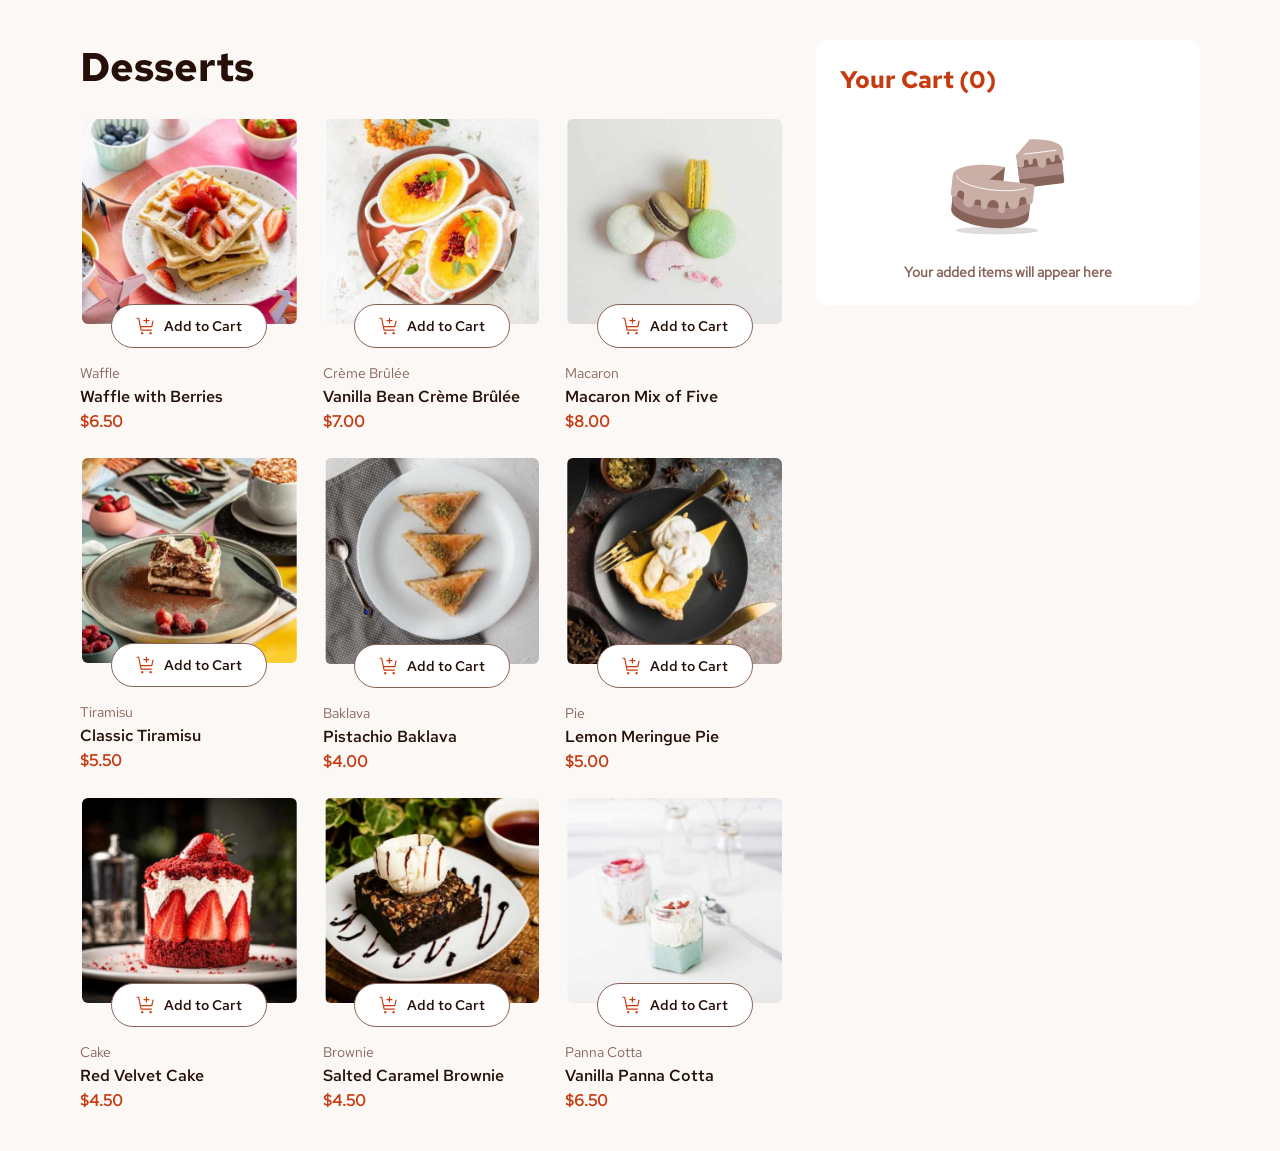
<file: index.html>
<!DOCTYPE html>
<html lang="en">
<head>
    <meta charset="UTF-8">
    <meta name="viewport" content="width=device-width, initial-scale=1.0">
    <title>Desserts Product List</title>
    <link rel="stylesheet" href="style.css">
</head>
<body>
    <div class="Product-card">
      <main class="main-content">
        <header class="Dessert">
          <h1>Desserts</h1>
        </header>

        <div class="Product-list">
          
          <div class="Product-list-card">
            <picture>
              <source media="(min-width: 1024px)" srcset="assets/images/image-waffle-desktop.jpg">
              <source media="(min-width: 768px)" srcset="assets/images/image-waffle-tablet.jpg">
              <img src="assets/images/image-waffle-mobile.jpg" alt="Waffle with Berries" class="image">
            </picture>
            <div class="button-container"> 
              <button class="cart"><img src="assets/images/icon-add-to-cart.svg" alt="" class="cart-icon">Add to Cart</button>
            </div>
            <p class="category">Waffle</p>
            <h5>Waffle with Berries</h5>
            <h5 class="price">$ 6.50</h5>
          </div>

          <div class="Product-list-card">
            <picture>
              <source media="(min-width: 1024px)" srcset="assets/images/image-creme-brulee-desktop.jpg">
              <source media="(min-width: 768px)" srcset="assets/images/image-creme-brulee-tablet.jpg">
              <img src="assets/images/image-creme-brulee-mobile.jpg" alt="Vanilla Bean Crème Brûlée" class="image">
            </picture>
            <div class="button-container">
              <button class="cart"><img src="assets/images/icon-add-to-cart.svg" alt="" class="cart-icon">Add to Cart</button>
            </div>
            <p class="category">Crème Brûlée</p> 
            <h5>Vanilla Bean Crème Brûlée</h5>
            <h5 class="price">$ 7.00</h5>
          </div>
              
          <div class="Product-list-card">
            <picture>
              <source media="(min-width: 1024px)" srcset="assets/images/image-macaron-desktop.jpg">
              <source media="(min-width: 768px)" srcset="assets/images/image-macaron-tablet.jpg">
              <img src="assets/images/image-macaron-mobile.jpg" alt="Macaron Mix of Five" class="image">
            </picture>
            <div class="button-container">
              <button class="cart"><img src="assets/images/icon-add-to-cart.svg" alt="" class="cart-icon">Add to Cart</button>
            </div>
            <p class="category">Macaron</p>
            <h5>Macaron Mix of Five</h5>
            <h5 class="price">$ 8.00</h5>
          </div>

          <div class="Product-list-card">
            <picture>
              <source media="(min-width: 1024px)" srcset="assets/images/image-tiramisu-desktop.jpg">
              <source media="(min-width: 768px)" srcset="assets/images/image-tiramisu-tablet.jpg">
              <img src="assets/images/image-tiramisu-mobile.jpg" alt="Classic Tiramisu" class="image">
            </picture>
            <div class="button-container">
              <button class="cart"><img src="assets/images/icon-add-to-cart.svg" alt="" class="cart-icon">Add to Cart</button>
            </div>
            <p class="category">Tiramisu</p>
            <h5>Classic Tiramisu</h5>
            <h5 class="price">$ 5.50</h5>
          </div>

          <div class="Product-list-card">
            <picture>
              <source media="(min-width: 1024px)" srcset="assets/images/image-baklava-desktop.jpg">
              <source media="(min-width: 768px)" srcset="assets/images/image-baklava-tablet.jpg">
              <img src="assets/images/image-baklava-mobile.jpg" alt="Pistachio Baklava" class="image">
            </picture>
            <div class="button-container">
              <button class="cart"><img src="assets/images/icon-add-to-cart.svg" alt="" class="cart-icon">Add to Cart</button>
            </div>
            <p class="category">Baklava</p>
            <h5>Pistachio Baklava</h5>
            <h5 class="price">$ 4.00</h5>
          </div>

          <div class="Product-list-card">
            <picture>
              <source media="(min-width: 1024px)" srcset="assets/images/image-meringue-desktop.jpg">
              <source media="(min-width: 768px)" srcset="assets/images/image-meringue-tablet.jpg">
              <img src="assets/images/image-meringue-mobile.jpg" alt="Lemon Meringue Pie" class="image">
            </picture>
            <div class="button-container">
              <button class="cart"><img src="assets/images/icon-add-to-cart.svg" alt="" class="cart-icon">Add to Cart</button>
            </div>
            <p class="category">Pie</p>
            <h5>Lemon Meringue Pie</h5>
            <h5 class="price">$ 5.00</h5>
          </div>

          <div class="Product-list-card">
            <picture>
              <source media="(min-width: 1024px)" srcset="assets/images/image-cake-desktop.jpg">
              <source media="(min-width: 768px)" srcset="assets/images/image-cake-tablet.jpg">
              <img src="assets/images/image-cake-mobile.jpg" alt="Red Velvet Cake" class="image">
            </picture>
            <div class="button-container">
              <button class="cart"><img src="assets/images/icon-add-to-cart.svg" alt="" class="cart-icon">Add to Cart</button>
            </div>
            <p class="category">Cake</p>
            <h5>Red Velvet Cake</h5>
            <h5 class="price">$ 4.50</h5>
          </div>

          <div class="Product-list-card">
            <picture>
              <source media="(min-width: 1024px)" srcset="assets/images/image-brownie-desktop.jpg">
              <source media="(min-width: 768px)" srcset="assets/images/image-brownie-tablet.jpg">
              <img src="assets/images/image-brownie-mobile.jpg" alt="Salted Caramel Brownie" class="image">
            </picture>
            <div class="button-container">
              <button class="cart"><img src="assets/images/icon-add-to-cart.svg" alt="" class="cart-icon">Add to Cart</button>
            </div>
            <p class="category">Brownie</p>
            <h5>Salted Caramel Brownie</h5>
            <h5 class="price">$ 4.50</h5>
          </div>

          <div class="Product-list-card">
            <picture>
              <source media="(min-width: 1024px)" srcset="assets/images/image-panna-cotta-desktop.jpg">
              <source media="(min-width: 768px)" srcset="assets/images/image-panna-cotta-tablet.jpg">
              <img src="assets/images/image-panna-cotta-mobile.jpg" alt="Vanilla Panna Cotta" class="image">
            </picture>
            <div class="button-container">
              <button class="cart"><img src="assets/images/icon-add-to-cart.svg" alt="" class="cart-icon">Add to Cart</button>
            </div>
            <p class="category">Panna Cotta</p>
            <h5>Vanilla Panna Cotta</h5>
            <h5 class="price">$ 6.50</h5>
          </div>

        </div>
      </main>

      <aside class="sidebar">
        <h4>Your Cart (<span id="cart-count">0</span>)</h4>
        <img src="assets/images/illustration-empty-cart.svg" alt="Empty Cart illustration" class="empty-cart-img">
        <b class="empty-cart-text">Your added items will appear here</b>
      </aside>
    </div>

    <script src="script.js"></script>
</body>
</html>
</file>
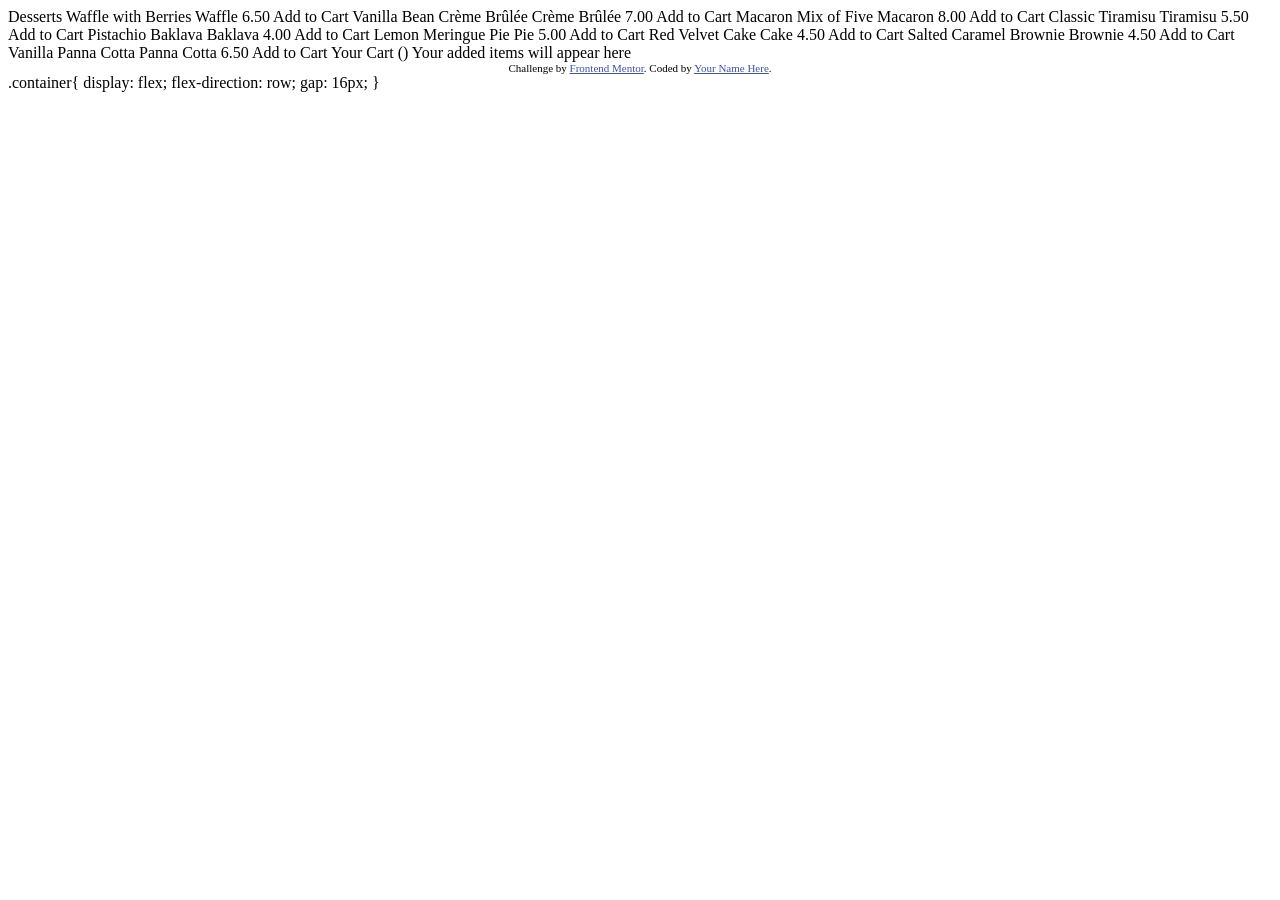
<file: text.html>
<!DOCTYPE html>
<html lang="en">
<head>
  <meta charset="UTF-8">
  <meta name="viewport" content="width=device-width, initial-scale=1.0"> <!-- displays site properly based on user's device -->

  <link rel="icon" type="image/png" sizes="32x32" href="./assets/images/favicon-32x32.png">
  
  <title>Frontend Mentor | Product list with cart</title>

  <!-- Feel free to remove these styles or customise in your own stylesheet 👍 -->
  <style>
    .attribution { font-size: 0.6875rem; text-align: center; }
    .attribution a { color: hsl(228, 45%, 44%); }
  </style>
</head>
<body>

  Desserts

  Waffle with Berries
  Waffle
  6.50
  Add to Cart

  Vanilla Bean Crème Brûlée
  Crème Brûlée
  7.00
  Add to Cart

  Macaron Mix of Five
  Macaron
  8.00
  Add to Cart

  Classic Tiramisu
  Tiramisu
  5.50
  Add to Cart

  Pistachio Baklava
  Baklava
  4.00
  Add to Cart

  Lemon Meringue Pie
  Pie
  5.00
  Add to Cart

  Red Velvet Cake
  Cake
  4.50
  Add to Cart

  Salted Caramel Brownie
  Brownie
  4.50
  Add to Cart

  Vanilla Panna Cotta
  Panna Cotta
  6.50
  Add to Cart

  Your Cart (<!-- Quantity -->)
  Your added items will appear here

  <footer class="attribution">
    Challenge by <a href="https://www.frontendmentor.io?ref=challenge">Frontend Mentor</a>. 
    Coded by <a href="#">Your Name Here</a>.
  </footer>
</body>
</html>
.container{
  display: flex;
  flex-direction: row;
  gap: 16px;
}
</file>
<file: style.css>
:root {
  --red: #c53b11;
  --red-hover: #a32e0c;
  --bg-color: #fcf8f5;
  --text-dark: hsl(14, 65%, 9%);
  --text-muted: hsl(12, 20%, 44%);
  --border-light: #f4edeb;
  --font-regular: 'RedHatText-Regular', sans-serif;
  --font-semibold: 'RedHatText-SemiBold', sans-serif;
  --font-bold: 'RedHatText-Bold', sans-serif;
}

@font-face {
  font-family: 'RedHatText-Regular';
  src: url('assets/fonts/static/RedHatText-Regular.ttf');
}
@font-face {
  font-family: 'RedHatText-SemiBold';
  src: url('assets/fonts/static/RedHatText-SemiBold.ttf');
}
@font-face {
  font-family: 'RedHatText-Bold';
  src: url('assets/fonts/static/RedHatText-Bold.ttf');
}

* {
  margin: 0;
  padding: 0;
  box-sizing: border-box;
}

body {
  background-color: var(--bg-color);
  padding: 1.5rem 1rem;
  font-family: var(--font-regular);
  color: var(--text-dark);
  min-height: 100vh;
}

.Dessert {
  margin-bottom: 1.5rem;
}

.Dessert h1 {
  font-family: var(--font-bold);
  font-size: 2.5rem;
  font-weight: 700;
}

/* Layout Container */
.Product-card {
  max-width: 75.9375rem;
  margin: 0 auto;
  display: flex;
  flex-direction: column;
  gap: 2rem;
}

.main-content {
  width: 100%;
}

/* Product Grid */
.Product-list {
  display: grid;
  grid-template-columns: 1fr;
  gap: 1.5rem;
}

.Product-list-card {
  display: flex;
  flex-direction: column;
  position: relative;
}

.image {
  display: block;
  width: 100%;
  height: auto;
  border-radius: 0.5rem;
  object-fit: cover;
  border: 0.125rem solid transparent;
  transition: border-color 0.2s ease;
}

.image.active-border {
  border-color: var(--red);
}

.button-container {
  display: flex;
  justify-content: center;
  margin-top: -1.375rem;
  margin-bottom: 1rem;
  height: 2.75rem;
}

.cart {
  display: flex;
  align-items: center;
  justify-content: center;
  gap: 0.5rem;
  position: relative;
  z-index: 2;
  border-radius: 62.4375rem;
  border: 0.0625rem solid var(--text-muted);
  padding: 0.625rem 1.5rem;
  background: white;
  font-family: var(--font-semibold);
  font-weight: 600;
  font-size: 0.875rem;
  color: var(--text-dark);
  cursor: pointer;
  transition: border-color 0.2s ease, color 0.2s ease;
}

.cart:hover {
  border-color: var(--red);
  color: var(--red);
}

.cart-icon {
  width: 1.25rem;
  height: 1.25rem;
}

.cart-quantity-btn {
  display: flex;
  align-items: center;
  justify-content: space-between;
  background-color: var(--red);
  border-radius: 62.4375rem;
  width: 10rem;
  padding: 0.625rem 0.75rem;
  color: white;
  z-index: 2;
}

.cart-quantity-btn button {
  background: transparent;
  border: 0.0625rem solid white;
  border-radius: 50%;
  width: 1.125rem;
  height: 1.125rem;
  display: flex;
  align-items: center;
  justify-content: center;
  cursor: pointer;
  transition: background-color 0.2s ease;
}

.cart-quantity-btn button:hover {
  background: white;
}

.cart-quantity-btn button:hover svg path {
  fill: var(--red);
}

.quantity-value {
  font-family: var(--font-semibold);
  font-weight: 600;
  font-size: 0.875rem;
}

/* Typography */
.category {
  font-family: var(--font-regular);
  font-size: 0.875rem;
  color: var(--text-muted);
}

.Product-list-card h2 {
  font-family: var(--font-semibold);
  color: var(--text-dark);
  font-size: 1rem;
  margin: 0.25rem 0;
}

.price {
  color: var(--red);
  font-weight: 600;
}

/* Sidebar Cart Container */
.sidebar {
  background: white;
  width: 100%;
  border-radius: 0.75rem;
  padding: 1.5rem;
  display: flex;
  flex-direction: column;
  height: fit-content;
}

.sidebar h2 {
  color: var(--red);
  font-family: var(--font-bold);
  font-size: 1.5rem;
  font-weight: 700;
  margin-bottom: 1rem;
}

.empty-cart-img {
  width: 7.5rem;
  margin: 1rem auto;
  display: block;
}

.empty-cart-text {
  color: var(--text-muted);
  font-size: 0.875rem;
  font-weight: 600;
  text-align: center;
}

.cart-item {
  display: flex;
  justify-content: space-between;
  align-items: center;
  padding: 1rem 0;
  border-bottom: 0.0625rem solid var(--border-light);
}

.cart-item-title {
  font-family: var(--font-semibold);
  font-weight: 600;
  margin-bottom: 0.375rem;
}

.cart-item-pricing span {
  margin-right: 0.5rem;
  font-size: 0.875rem;
}

.cart-item-qty {
  color: var(--red);
  font-weight: 700;
}

.cart-item-unit {
  color: var(--text-muted);
}

.cart-item-total {
  color: var(--text-muted);
  font-weight: 600;
}

.remove-item-btn {
  background: transparent;
  border: 0.0625rem solid hsl(7, 20%, 68%);
  border-radius: 50%;
  width: 1.125rem;
  height: 1.125rem;
  cursor: pointer;
  display: flex;
  align-items: center;
  justify-content: center;
  transition: border-color 0.2s ease;
}

.remove-item-btn:hover {
  border-color: var(--text-dark);
}

.remove-item-btn svg path {
  transition: fill 0.2s ease;
}

.remove-item-btn:hover svg path {
  fill: var(--text-dark);
}

.order-total-container {
  display: flex;
  justify-content: space-between;
  align-items: center;
  margin: 1.5rem 0;
}

.order-total-price {
  font-size: 1.5rem;
  font-weight: 700;
}

.carbon-neutral-notice {
  background-color: var(--bg-color);
  display: flex;
  align-items: center;
  justify-content: center;
  gap: 0.5rem;
  padding: 0.75rem;
  border-radius: 0.5rem;
  font-size: 0.875rem;
  margin-bottom: 1.5rem;
}

.confirm-order-btn, .reset-order-btn {
  background-color: var(--red);
  color: white;
  border: none;
  width: 100%;
  padding: 1rem;
  border-radius: 62.4375rem;
  font-family: var(--font-semibold);
  font-weight: 600;
  font-size: 1rem;
  cursor: pointer;
  transition: background-color 0.2s ease;
}

.confirm-order-btn:hover, .reset-order-btn:hover {
  background-color: var(--red-hover);
}

/* Modal Window - Fixed Position so it appears properly on screen */
.modal-overlay {
  position: fixed;
  top: 0;
  left: 0;
  width: 100%;
  height: 100%;
  background: rgba(0, 0, 0, 0.5);
  display: flex;
  justify-content: center;
  align-items: flex-end;
  z-index: 1000;
}

.modal-content {
  background: white;
  width: 100%;
  max-height: 90vh;
  overflow-y: auto;
  border-radius: 0.75rem 0.75rem 0 0;
  padding: 2rem 1.5rem;
}

.modal-icon {
  width: 3rem;
  height: 3rem;
  margin-bottom: 1rem;
}

.modal-content h2 {
  font-family: var(--font-bold);
  font-size: 2rem;
  margin-bottom: 0.5rem;
}

.modal-subtitle {
  color: var(--text-muted);
  margin-bottom: 1.5rem;
}

.modal-summary-box {
  background: var(--bg-color);
  padding: 0.5rem 1.5rem;
  border-radius: 0.5rem;
  margin-bottom: 1.5rem;
}

.modal-item {
  display: flex;
  align-items: center;
  gap: 1rem;
  padding: 1rem 0;
  border-bottom: 0.0625rem solid var(--border-light);
}

.modal-thumb {
  width: 3rem;
  height: 3rem;
  border-radius: 0.25rem;
}

.modal-item-info {
  flex: 1;
}

.modal-item-name {
  font-weight: 600;
  font-size: 0.875rem;
}

.modal-qty {
  color: var(--red);
  font-weight: 700;
  margin-right: 0.5rem;
}

.modal-unit {
  color: var(--text-muted);
}

.modal-item-price {
  font-weight: 600;
}

.modal-total-row {
  display: flex;
  justify-content: space-between;
  align-items: center;
  padding: 1rem 0;
}

.modal-total-price {
  font-size: 1.5rem;
  font-weight: 700;
}

/* Accessibility: Motion Preference */
@media (prefers-reduced-motion: reduce) {
  *, *::before, *::after {
    animation-duration: 0.01ms !important;
    animation-iteration-count: 1 !important;
    transition-duration: 0.01ms !important;
    scroll-behavior: auto !important;
  }
}

/* Tablet Layout (48em = 768px) */
@media (min-width: 48em) {
  .Product-list {
    grid-template-columns: repeat(2, 1fr);
  }

  .modal-overlay {
    align-items: center;
  }

  .modal-content {
    max-width: 36.875rem;
    border-radius: 0.75rem;
    padding: 2.5rem;
  }
}

@media (min-width: 64em) {
  body {
    padding: 2.5rem 5rem;
  }

  .Product-card {
    display: flex;
    flex-direction: row;
    align-items: flex-start;
    gap: 2rem;
  }

  .main-content {
    flex: 1;
  }

  .Product-list {
    grid-template-columns: repeat(3, 1fr);
  }

  .sidebar {
    width: 24rem;
    position: sticky;
    top: 2.5rem;
    flex-shrink: 0;
  }
  }
</file>
